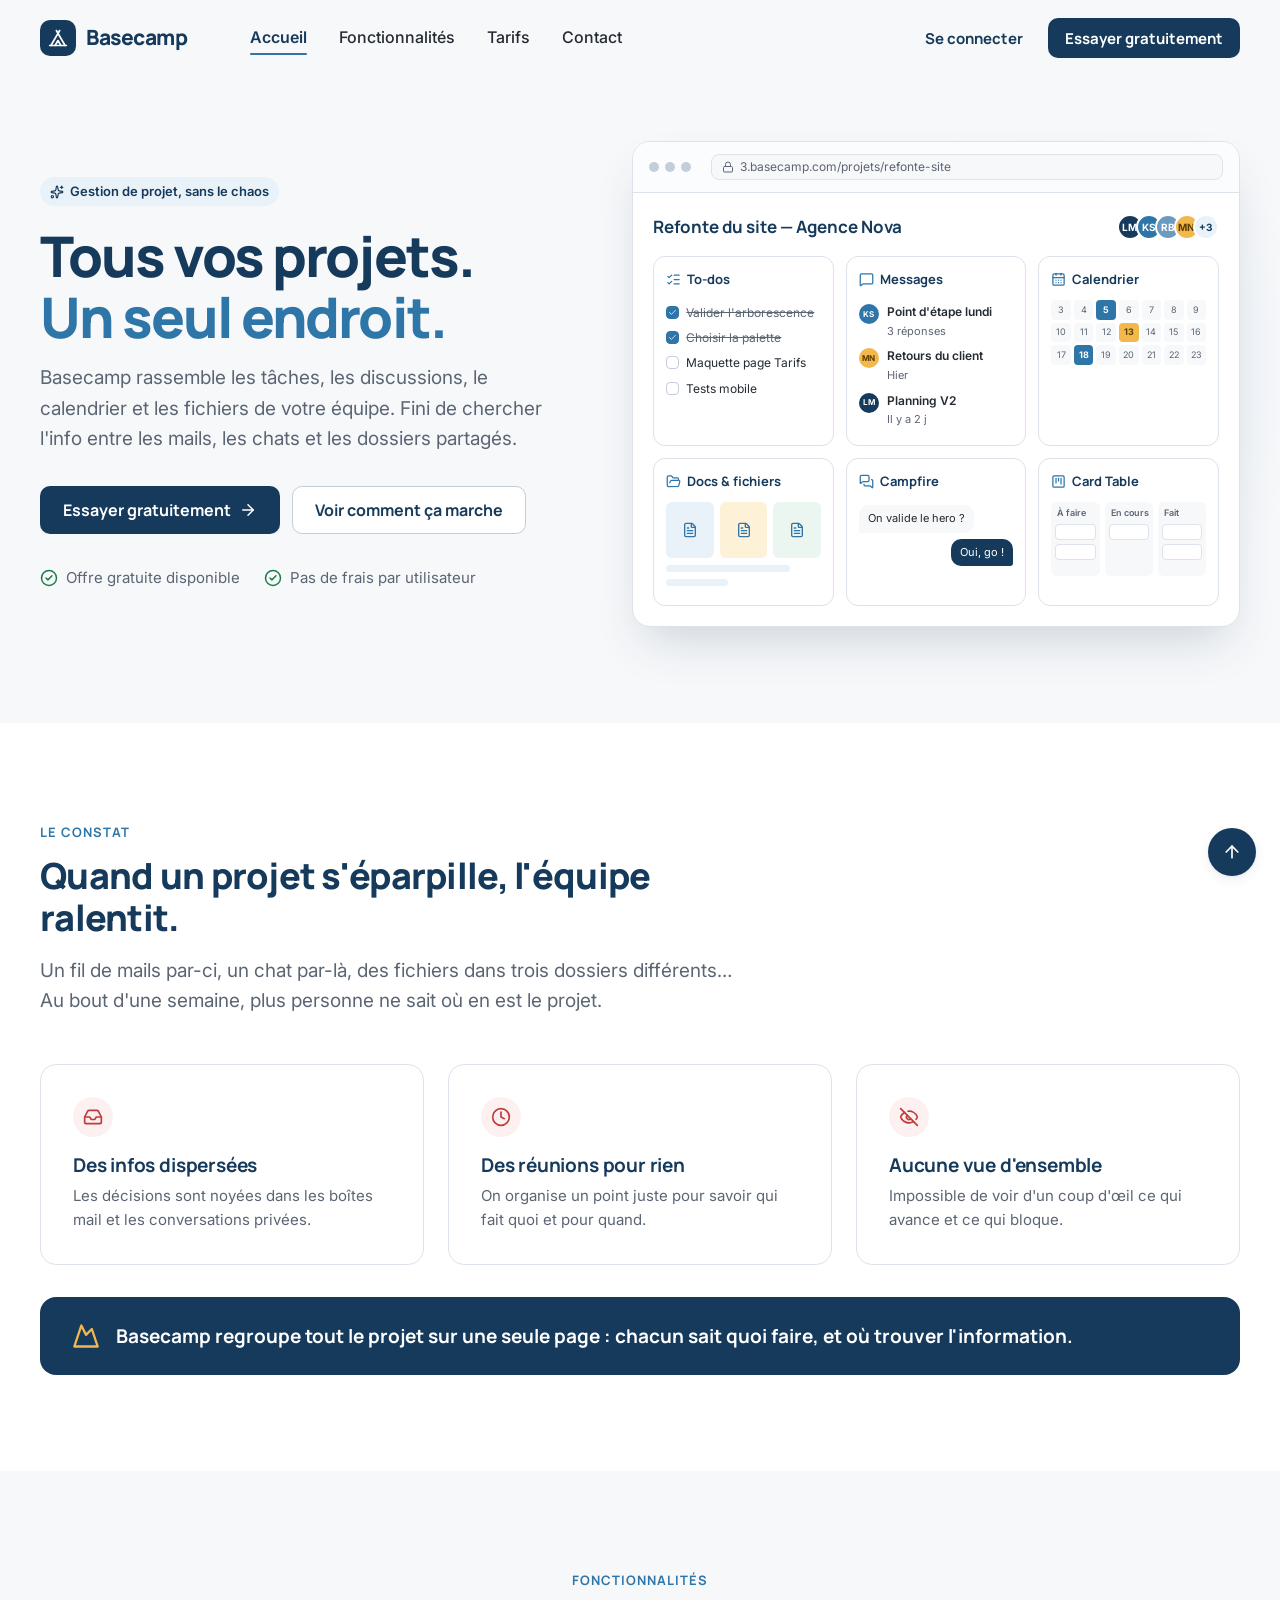
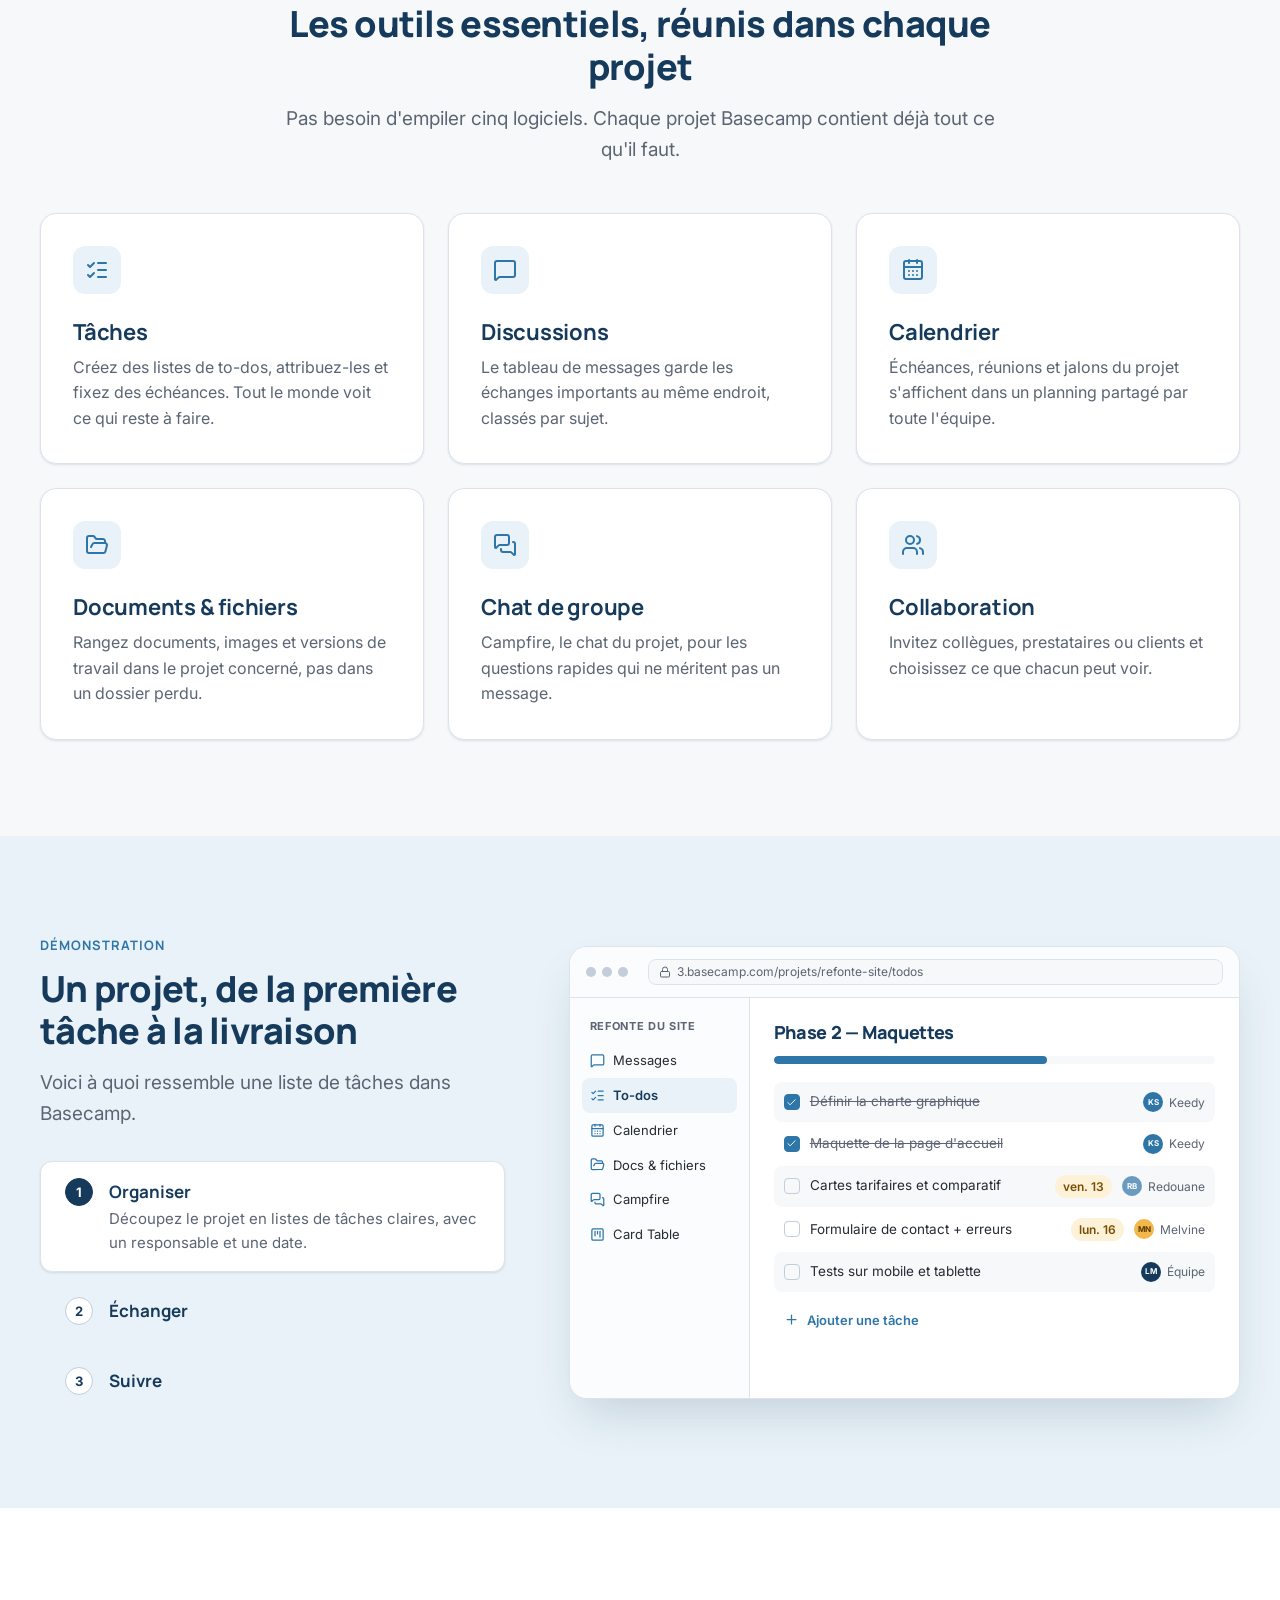
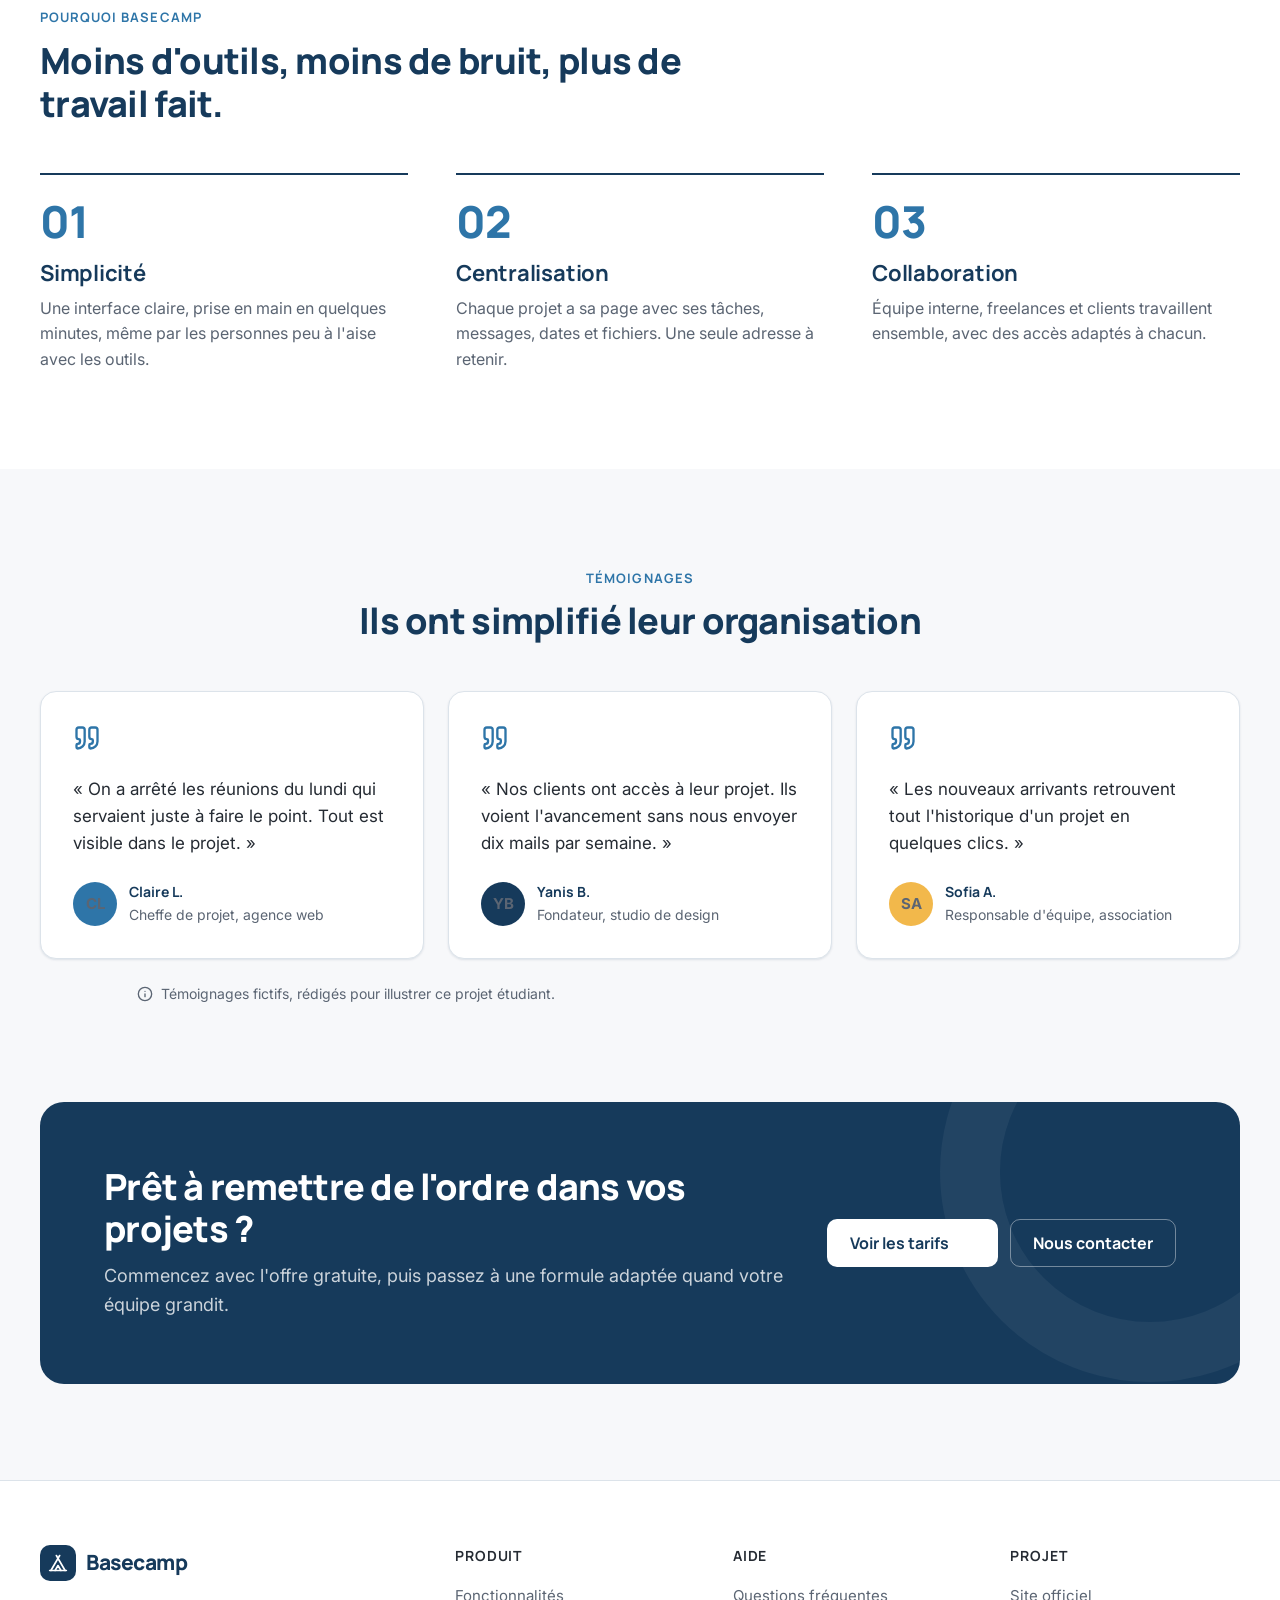
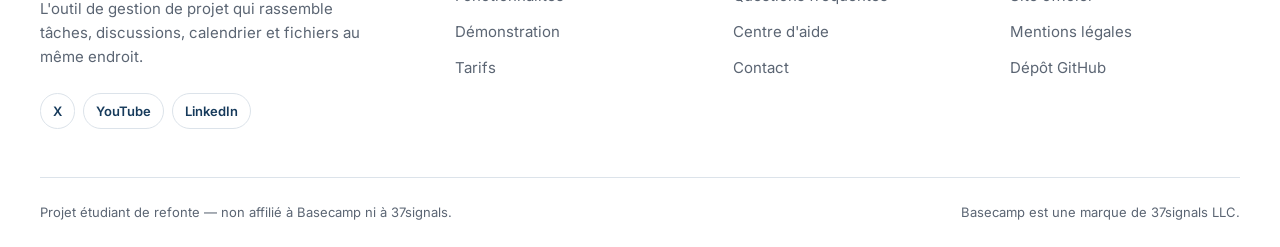
<file: index.html>
<!doctype html>
<html lang="fr">
  <head>
    <meta charset="utf-8" />
    <meta name="viewport" content="width=device-width, initial-scale=1" />
    <title>Basecamp — Tous vos projets au même endroit</title>
    <link rel="stylesheet" href="css/variables.css" />
    <link rel="stylesheet" href="css/maquette.css" />
  </head>
  <body>
    <a class="sr-only" href="#contenu">Aller au contenu</a>
    <header class="site-header" data-name="Header">
      <div class="container nav">
        <a class="logo" href="index.html" aria-label="Basecamp — accueil">
          <span class="logo-mark">
            <img
              class="ic"
              src="assets/icons/logo-basecamp.svg"
              alt="Logo Basecamp"
            />
          </span>
          Basecamp
        </a>
        <nav aria-label="Navigation principale">
          <ul class="nav-links">
            <li><a href="index.html" aria-current="page">Accueil</a></li>
            <li><a href="index.html#fonctionnalites">Fonctionnalités</a></li>
            <li><a href="tarifs.html">Tarifs</a></li>
            <li><a href="contact.html">Contact</a></li>
          </ul>
        </nav>
        <div class="nav-actions">
          <a class="btn btn--ghost btn--sm" href="https://basecamp.com/signin"
            >Se connecter</a
          >
          <a class="btn btn--primary btn--sm" href="tarifs.html"
            >Essayer gratuitement</a
          >
        </div>
        <button
          class="burger"
          aria-label="Ouvrir le menu"
          aria-expanded="false"
          aria-controls="menu-mobile"
        >
          <img src="assets/icons/menu.svg" alt="Menu" />
        </button>
      </div>
      <div class="mobile-menu" id="menu-mobile">
        <a class="m-link" href="index.html" aria-current="page">
          Accueil
          <img
            class="ic"
            src="assets/icons/arrow-right.svg"
            alt="arrow-right"
          />
        </a>
        <a class="m-link" href="index.html#fonctionnalites"
          >Fonctionnalités<img
            class="ic"
            src="assets/icons/arrow-right.svg"
            alt="arrow-right"
        /></a>
        <a class="m-link" href="tarifs.html"
          >Tarifs<img
            class="ic"
            src="assets/icons/arrow-right.svg"
            alt="arrow-right"
        /></a>
        <a class="m-link" href="contact.html"
          >Contact<img
            class="ic"
            src="assets/icons/arrow-right.svg"
            alt="arrow-right"
        /></a>
        <div class="m-actions">
          <a class="btn btn--primary btn--block" href="tarifs.html"
            >Essayer gratuitement</a
          >
          <a
            class="btn btn--secondary btn--block"
            href="https://basecamp.com/signin"
            >Se connecter</a
          >
        </div>
      </div>
    </header>
    <main id="contenu">
      <!-- ============ HERO ============ -->
      <section class="hero" data-name="Hero">
        <div class="container hero-grid">
          <div>
            <span class="badge badge--sky"
              ><img class="ic" src="assets/icons/sparkles.svg" alt="Étoiles" />
              Gestion de projet, sans le chaos</span
            >
            <h1 style="margin-top: 20px">
              Tous vos projets.<br /><em>Un seul endroit.</em>
            </h1>
            <p class="lead">
              Basecamp rassemble les tâches, les discussions, le calendrier et
              les fichiers de votre équipe. Fini de chercher l'info entre les
              mails, les chats et les dossiers partagés.
            </p>
            <div class="hero-ctas">
              <a class="btn btn--primary" href="tarifs.html"
                >Essayer gratuitement
                <img
                  class="ic"
                  src="assets/icons/arrow-right.svg"
                  alt="Logo Basecamp"
              /></a>
              <a class="btn btn--secondary" href="#demo"
                >Voir comment ça marche</a
              >
            </div>
            <ul class="hero-proof">
              <li>
                <img
                  class="ic"
                  src="assets/icons/circle-check.svg"
                  alt="circle check"
                />
                Offre gratuite disponible
              </li>
              <li>
                <img
                  class="ic"
                  src="assets/icons/circle-check.svg"
                  alt="circle check"
                />
                Pas de frais par utilisateur
              </li>
            </ul>
          </div>

          <div class="hero-visual" data-name="Illustration — tableau de bord">
            <div
              class="app"
              role="img"
              aria-label="Aperçu d'un projet Basecamp avec ses outils : tâches, messages, calendrier, fichiers, chat et tableau de cartes"
            >
              <div class="app-bar">
                <div class="app-dots">
                  <span></span><span></span><span></span>
                </div>
                <div class="app-url">
                  <img class="ic" src="assets/icons/lock.svg" alt="lock" />
                  3.basecamp.com/projets/refonte-site
                </div>
              </div>
              <div class="app-body">
                <div class="app-title">
                  <strong>Refonte du site — Agence Nova</strong>
                  <div class="avatars">
                    <span class="av av--1">LM</span
                    ><span class="av av--2">KS</span
                    ><span class="av av--3">RB</span
                    ><span class="av av--4">MN</span
                    ><span class="av av--more">+3</span>
                  </div>
                </div>
                <div class="app-grid">
                  <div class="tool">
                    <div class="tool-h">
                      <img
                        class="ic"
                        src="assets/icons/list-checks.svg"
                        alt="list-checks"
                      />
                      To-dos
                    </div>
                    <div class="todo done">
                      <i class="cb done"
                        ><img
                          class="ic"
                          src="assets/icons/check.svg"
                          alt="check" /></i
                      ><span>Valider l'arborescence</span>
                    </div>
                    <div class="todo done">
                      <i class="cb done"
                        ><img
                          class="ic"
                          src="assets/icons/check.svg"
                          alt="check" /></i
                      ><span>Choisir la palette</span>
                    </div>
                    <div class="todo">
                      <i class="cb"></i><span>Maquette page Tarifs</span>
                    </div>
                    <div class="todo">
                      <i class="cb"></i><span>Tests mobile</span>
                    </div>
                  </div>
                  <div class="tool">
                    <div class="tool-h">
                      <img
                        class="ic"
                        src="assets/icons/message-square.svg"
                        alt="message-square"
                      />
                      Messages
                    </div>
                    <div class="msg">
                      <span class="av av--2">KS</span>
                      <div><b>Point d'étape lundi</b><i>3 réponses</i></div>
                    </div>
                    <div class="msg">
                      <span class="av av--4">MN</span>
                      <div><b>Retours du client</b><i>Hier</i></div>
                    </div>
                    <div class="msg">
                      <span class="av av--1">LM</span>
                      <div><b>Planning V2</b><i>Il y a 2 j</i></div>
                    </div>
                  </div>
                  <div class="tool">
                    <div class="tool-h">
                      <img
                        class="ic"
                        src="assets/icons/calendar-days.svg"
                        alt="calendar-days"
                      />
                      Calendrier
                    </div>
                    <div class="cal">
                      <span>3</span><span>4</span><span class="ev">5</span
                      ><span>6</span><span>7</span><span>8</span><span>9</span>
                      <span>10</span><span>11</span><span>12</span
                      ><span class="ev2">13</span><span>14</span><span>15</span
                      ><span>16</span> <span>17</span><span class="ev">18</span
                      ><span>19</span><span>20</span><span>21</span
                      ><span>22</span><span>23</span>
                    </div>
                  </div>
                  <div class="tool">
                    <div class="tool-h">
                      <img
                        class="ic"
                        src="assets/icons/folder-open.svg"
                        alt="folder-open"
                      />
                      Docs &amp; fichiers
                    </div>
                    <div class="files">
                      <span class="file"
                        ><img
                          class="ic"
                          src="assets/icons/file-text.svg"
                          alt="file-text" /></span
                      ><span class="file f2"
                        ><img
                          class="ic"
                          src="assets/icons/file-text.svg"
                          alt="file-text" /></span
                      ><span class="file f3"
                        ><img
                          class="ic"
                          src="assets/icons/file-text.svg"
                          alt="file-text"
                      /></span>
                    </div>
                    <div class="bar-line w80"></div>
                    <div class="bar-line w40"></div>
                  </div>
                  <div class="tool">
                    <div class="tool-h">
                      <img
                        class="ic"
                        src="assets/icons/messages-square.svg"
                        alt="messages-square"
                      />
                      Campfire
                    </div>
                    <span class="chat-b">On valide le hero&nbsp;?</span>
                    <span class="chat-b me">Oui, go&nbsp;!</span>
                  </div>
                  <div class="tool">
                    <div class="tool-h">
                      <img
                        class="ic"
                        src="assets/icons/square-kanban.svg"
                        alt="square-kanban"
                      />
                      Card Table
                    </div>
                    <div class="kanban">
                      <div class="kcol">
                        <small>À faire</small><i class="kcard"></i
                        ><i class="kcard"></i>
                      </div>
                      <div class="kcol">
                        <small>En cours</small><i class="kcard"></i>
                      </div>
                      <div class="kcol">
                        <small>Fait</small><i class="kcard"></i
                        ><i class="kcard"></i>
                      </div>
                    </div>
                  </div>
                </div>
              </div>
            </div>
          </div>
        </div>
      </section>

      <!-- ============ PRÉSENTATION / PROBLÈMES ============ -->
      <section class="section section--white" data-name="Présentation">
        <div class="container">
          <div class="section-head">
            <span class="eyebrow">Le constat</span>
            <h2>Quand un projet s'éparpille, l'équipe ralentit.</h2>
            <p class="lead">
              Un fil de mails par-ci, un chat par-là, des fichiers dans trois
              dossiers différents… Au bout d'une semaine, plus personne ne sait
              où en est le projet.
            </p>
          </div>
          <div class="problems">
            <article class="problem">
              <div class="ic-x">
                <img class="ic" src="assets/icons/inbox.svg" alt="inbox" />
              </div>
              <h3>Des infos dispersées</h3>
              <p>
                Les décisions sont noyées dans les boîtes mail et les
                conversations privées.
              </p>
            </article>
            <article class="problem">
              <div class="ic-x">
                <img class="ic" src="assets/icons/clock.svg" alt="clock" />
              </div>
              <h3>Des réunions pour rien</h3>
              <p>
                On organise un point juste pour savoir qui fait quoi et pour
                quand.
              </p>
            </article>
            <article class="problem">
              <div class="ic-x">
                <img class="ic" src="assets/icons/eye-off.svg" alt="eye-off" />
              </div>
              <h3>Aucune vue d'ensemble</h3>
              <p>
                Impossible de voir d'un coup d'œil ce qui avance et ce qui
                bloque.
              </p>
            </article>
          </div>
          <div class="solution-strip">
            <img class="ic" src="assets/icons/mountain.svg" alt="mountain" />
            <p>
              Basecamp regroupe tout le projet sur une seule page&nbsp;: chacun
              sait quoi faire, et où trouver l'information.
            </p>
          </div>
        </div>
      </section>

      <!-- ============ FONCTIONNALITÉS ============ -->
      <section class="section" id="fonctionnalites" data-name="Fonctionnalités">
        <div class="container">
          <div class="section-head section-head--center">
            <span class="eyebrow">Fonctionnalités</span>
            <h2>Les outils essentiels, réunis dans chaque projet</h2>
            <p class="lead">
              Pas besoin d'empiler cinq logiciels. Chaque projet Basecamp
              contient déjà tout ce qu'il faut.
            </p>
          </div>
          <div class="features">
            <article class="card card--hover feature">
              <div class="icon-tile">
                <img
                  class="ic"
                  src="assets/icons/list-checks.svg"
                  alt="list-checks"
                />
              </div>
              <h3>Tâches</h3>
              <p>
                Créez des listes de to-dos, attribuez-les et fixez des
                échéances. Tout le monde voit ce qui reste à faire.
              </p>
            </article>
            <article class="card card--hover feature">
              <div class="icon-tile">
                <img
                  class="ic"
                  src="assets/icons/message-square.svg"
                  alt="message-square"
                />
              </div>
              <h3>Discussions</h3>
              <p>
                Le tableau de messages garde les échanges importants au même
                endroit, classés par sujet.
              </p>
            </article>
            <article class="card card--hover feature">
              <div class="icon-tile">
                <img
                  class="ic"
                  src="assets/icons/calendar-days.svg"
                  alt="calendar-days"
                />
              </div>
              <h3>Calendrier</h3>
              <p>
                Échéances, réunions et jalons du projet s'affichent dans un
                planning partagé par toute l'équipe.
              </p>
            </article>
            <article class="card card--hover feature">
              <div class="icon-tile">
                <img
                  class="ic"
                  src="assets/icons/folder-open.svg"
                  alt="folder-open"
                />
              </div>
              <h3>Documents &amp; fichiers</h3>
              <p>
                Rangez documents, images et versions de travail dans le projet
                concerné, pas dans un dossier perdu.
              </p>
            </article>
            <article class="card card--hover feature">
              <div class="icon-tile">
                <img
                  class="ic"
                  src="assets/icons/messages-square.svg"
                  alt="messages-square"
                />
              </div>
              <h3>Chat de groupe</h3>
              <p>
                Campfire, le chat du projet, pour les questions rapides qui ne
                méritent pas un message.
              </p>
            </article>
            <article class="card card--hover feature">
              <div class="icon-tile">
                <img class="ic" src="assets/icons/users.svg" alt="users" />
              </div>
              <h3>Collaboration</h3>
              <p>
                Invitez collègues, prestataires ou clients et choisissez ce que
                chacun peut voir.
              </p>
            </article>
          </div>
        </div>
      </section>

      <!-- ============ DÉMONSTRATION ============ -->
      <section class="section section--sky" id="demo" data-name="Démonstration">
        <div class="container demo-grid">
          <div>
            <span class="eyebrow">Démonstration</span>
            <h2>Un projet, de la première tâche à la livraison</h2>
            <p class="lead">
              Voici à quoi ressemble une liste de tâches dans Basecamp.
            </p>
            <div
              class="demo-tabs"
              role="tablist"
              aria-label="Étapes de la démonstration"
            >
              <button class="demo-tab" role="tab" aria-selected="true">
                <span class="num">1</span
                ><span
                  ><b>Organiser</b
                  ><span class="d"
                    >Découpez le projet en listes de tâches claires, avec un
                    responsable et une date.</span
                  ></span
                >
              </button>
              <button class="demo-tab" role="tab" aria-selected="false">
                <span class="num">2</span
                ><span
                  ><b>Échanger</b
                  ><span class="d"
                    >Commentez directement sur une tâche&nbsp;: la discussion
                    reste attachée au bon sujet.</span
                  ></span
                >
              </button>
              <button class="demo-tab" role="tab" aria-selected="false">
                <span class="num">3</span
                ><span
                  ><b>Suivre</b
                  ><span class="d"
                    >Visualisez l'avancement et repérez tout de suite ce qui
                    bloque.</span
                  ></span
                >
              </button>
            </div>
          </div>
          <div
            class="app app--demo"
            data-name="Illustration — liste de tâches"
            role="img"
            aria-label="Aperçu d'une liste de tâches avec avancement de 62 %"
          >
            <div class="app-bar">
              <div class="app-dots">
                <span></span><span></span><span></span>
              </div>
              <div class="app-url">
                <img class="ic" src="assets/icons/lock.svg" alt="lock" />
                3.basecamp.com/projets/refonte-site/todos
              </div>
            </div>
            <div class="app-split">
              <aside class="app-side">
                <div class="s-h">Refonte du site</div>
                <a
                  ><img
                    class="ic"
                    src="assets/icons/message-square.svg"
                    alt="message-square"
                  />
                  Messages</a
                >
                <a class="on"
                  ><img
                    class="ic"
                    src="assets/icons/list-checks.svg"
                    alt="list-checks"
                  />
                  To-dos</a
                >
                <a
                  ><img
                    class="ic"
                    src="assets/icons/calendar-days.svg"
                    alt="calendar-days"
                  />
                  Calendrier</a
                >
                <a
                  ><img
                    class="ic"
                    src="assets/icons/folder-open.svg"
                    alt="folder-open"
                  />
                  Docs &amp; fichiers</a
                >
                <a
                  ><img
                    class="ic"
                    src="assets/icons/messages-square.svg"
                    alt="messages-square"
                  />
                  Campfire</a
                >
                <a
                  ><img
                    class="ic"
                    src="assets/icons/square-kanban.svg"
                    alt="square-kanban"
                  />
                  Card Table</a
                >
              </aside>
              <div class="app-main">
                <h4>Phase 2 — Maquettes</h4>
                <div class="progress"><span></span></div>
                <div class="tlist">
                  <div class="trow done">
                    <i class="cb done"
                      ><img
                        class="ic"
                        src="assets/icons/check.svg"
                        alt="check" /></i
                    ><span class="t">Définir la charte graphique</span
                    ><span class="who"
                      ><span class="av av--2">KS</span><span>Keedy</span></span
                    >
                  </div>
                  <div class="trow done">
                    <i class="cb done"
                      ><img
                        class="ic"
                        src="assets/icons/check.svg"
                        alt="check" /></i
                    ><span class="t">Maquette de la page d'accueil</span
                    ><span class="who"
                      ><span class="av av--2">KS</span><span>Keedy</span></span
                    >
                  </div>
                  <div class="trow">
                    <i class="cb"></i
                    ><span class="t">Cartes tarifaires et comparatif</span
                    ><span class="due">ven. 13</span
                    ><span class="who"
                      ><span class="av av--3">RB</span
                      ><span>Redouane</span></span
                    >
                  </div>
                  <div class="trow">
                    <i class="cb"></i
                    ><span class="t">Formulaire de contact + erreurs</span
                    ><span class="due">lun. 16</span
                    ><span class="who"
                      ><span class="av av--4">MN</span
                      ><span>Melvine</span></span
                    >
                  </div>
                  <div class="trow">
                    <i class="cb"></i
                    ><span class="t">Tests sur mobile et tablette</span
                    ><span class="who"
                      ><span class="av av--1">LM</span><span>Équipe</span></span
                    >
                  </div>
                </div>
                <div class="add-row">
                  <img class="ic" src="assets/icons/plus.svg" alt="plus" />
                  Ajouter une tâche
                </div>
              </div>
            </div>
          </div>
        </div>
      </section>

      <!-- ============ AVANTAGES ============ -->
      <section class="section section--white" data-name="Avantages">
        <div class="container">
          <div class="section-head">
            <span class="eyebrow">Pourquoi Basecamp</span>
            <h2>Moins d'outils, moins de bruit, plus de travail fait.</h2>
          </div>
          <div class="benefits">
            <div class="benefit">
              <div class="k">01</div>
              <h3>Simplicité</h3>
              <p>
                Une interface claire, prise en main en quelques minutes, même
                par les personnes peu à l'aise avec les outils.
              </p>
            </div>
            <div class="benefit">
              <div class="k">02</div>
              <h3>Centralisation</h3>
              <p>
                Chaque projet a sa page avec ses tâches, messages, dates et
                fichiers. Une seule adresse à retenir.
              </p>
            </div>
            <div class="benefit">
              <div class="k">03</div>
              <h3>Collaboration</h3>
              <p>
                Équipe interne, freelances et clients travaillent ensemble, avec
                des accès adaptés à chacun.
              </p>
            </div>
          </div>
        </div>
      </section>

      <!-- ============ TÉMOIGNAGES ============ -->
      <section class="section" data-name="Témoignages">
        <div class="container">
          <div class="section-head section-head--center">
            <span class="eyebrow">Témoignages</span>
            <h2>Ils ont simplifié leur organisation</h2>
          </div>
          <div class="testimonials">
            <figure class="card quote-card">
              <img class="ic q" src="assets/icons/quote.svg" alt="quote" />
              <blockquote>
                «&nbsp;On a arrêté les réunions du lundi qui servaient juste à
                faire le point. Tout est visible dans le projet.&nbsp;»
              </blockquote>
              <figcaption>
                <span class="av av--2">CL</span
                ><span
                  ><b>Claire L.</b
                  ><span>Cheffe de projet, agence web</span></span
                >
              </figcaption>
            </figure>
            <figure class="card quote-card">
              <img class="ic q" src="assets/icons/quote.svg" alt="quote" />
              <blockquote>
                «&nbsp;Nos clients ont accès à leur projet. Ils voient
                l'avancement sans nous envoyer dix mails par semaine.&nbsp;»
              </blockquote>
              <figcaption>
                <span class="av av--1">YB</span
                ><span
                  ><b>Yanis B.</b><span>Fondateur, studio de design</span></span
                >
              </figcaption>
            </figure>
            <figure class="card quote-card">
              <img class="ic q" src="assets/icons/quote.svg" alt="quote" />
              <blockquote>
                «&nbsp;Les nouveaux arrivants retrouvent tout l'historique d'un
                projet en quelques clics.&nbsp;»
              </blockquote>
              <figcaption>
                <span class="av av--4">SA</span
                ><span
                  ><b>Sofia A.</b
                  ><span>Responsable d'équipe, association</span></span
                >
              </figcaption>
            </figure>
          </div>
          <p class="fiction-note">
            <img class="ic" src="assets/icons/info.svg" alt="info" />
            Témoignages fictifs, rédigés pour illustrer ce projet étudiant.
          </p>
        </div>
      </section>

      <!-- ============ CTA ============ -->
      <section class="section" style="padding-top: 0" data-name="CTA">
        <div class="container">
          <div class="cta-band">
            <div>
              <h2>Prêt à remettre de l'ordre dans vos projets&nbsp;?</h2>
              <p>
                Commencez avec l'offre gratuite, puis passez à une formule
                adaptée quand votre équipe grandit.
              </p>
            </div>
            <div class="actions">
              <a class="btn btn--light" href="tarifs.html"
                >Voir les tarifs
                <img
                  class="ic"
                  src="assets/icons/arrow-right.svg"
                  alt="Logo Basecamp"
              /></a>
              <a class="btn btn--outline-light" href="contact.html"
                >Nous contacter</a
              >
            </div>
          </div>
        </div>
      </section>
    </main>

    <footer class="site-footer" data-name="Footer">
      <div class="container">
        <div class="footer-grid">
          <div>
            <a class="logo" href="index.html"
              ><span class="logo-mark"
                ><img
                  class="ic"
                  src="assets/icons/logo-basecamp.svg"
                  alt="logo-basecamp" /></span
              >Basecamp</a
            >
            <p>
              L'outil de gestion de projet qui rassemble tâches, discussions,
              calendrier et fichiers au même endroit.
            </p>
            <div class="socials">
              <a href="https://x.com/basecamp">X</a>
              <a href="https://www.youtube.com/@basecamp">YouTube</a>
              <a href="https://www.linkedin.com/company/37signals">LinkedIn</a>
            </div>
          </div>
          <div class="footer-col">
            <h4>Produit</h4>
            <ul>
              <li><a href="index.html#fonctionnalites">Fonctionnalités</a></li>
              <li><a href="index.html#demo">Démonstration</a></li>
              <li><a href="tarifs.html">Tarifs</a></li>
            </ul>
          </div>
          <div class="footer-col">
            <h4>Aide</h4>
            <ul>
              <li>
                <a href="https://basecamp.com/support">Questions fréquentes</a>
              </li>
              <li><a href="https://basecamp.com/help">Centre d'aide</a></li>
              <li><a href="contact.html">Contact</a></li>
            </ul>
          </div>
          <div class="footer-col">
            <h4>Projet</h4>
            <ul>
              <li><a href="https://basecamp.com/">Site officiel</a></li>
              <li>
                <a href="https://37signals.com/policies">Mentions légales</a>
              </li>
              <li>
                <a href="https://github.com/Tdrakenx/basecamp-redesign"
                  >Dépôt GitHub</a
                >
              </li>
            </ul>
          </div>
        </div>
        <div class="footer-bottom">
          <span
            >Projet étudiant de refonte — non affilié à Basecamp ni à
            37signals.</span
          >
          <span>Basecamp est une marque de 37signals LLC.</span>
        </div>
      </div>
    </footer>
    <a class="to-top" href="#" aria-label="Revenir en haut de la page"
      ><img class="ic" src="assets/icons/arrow-up.svg" alt="arrow-up"
    /></a>
  </body>
</html>
</file>
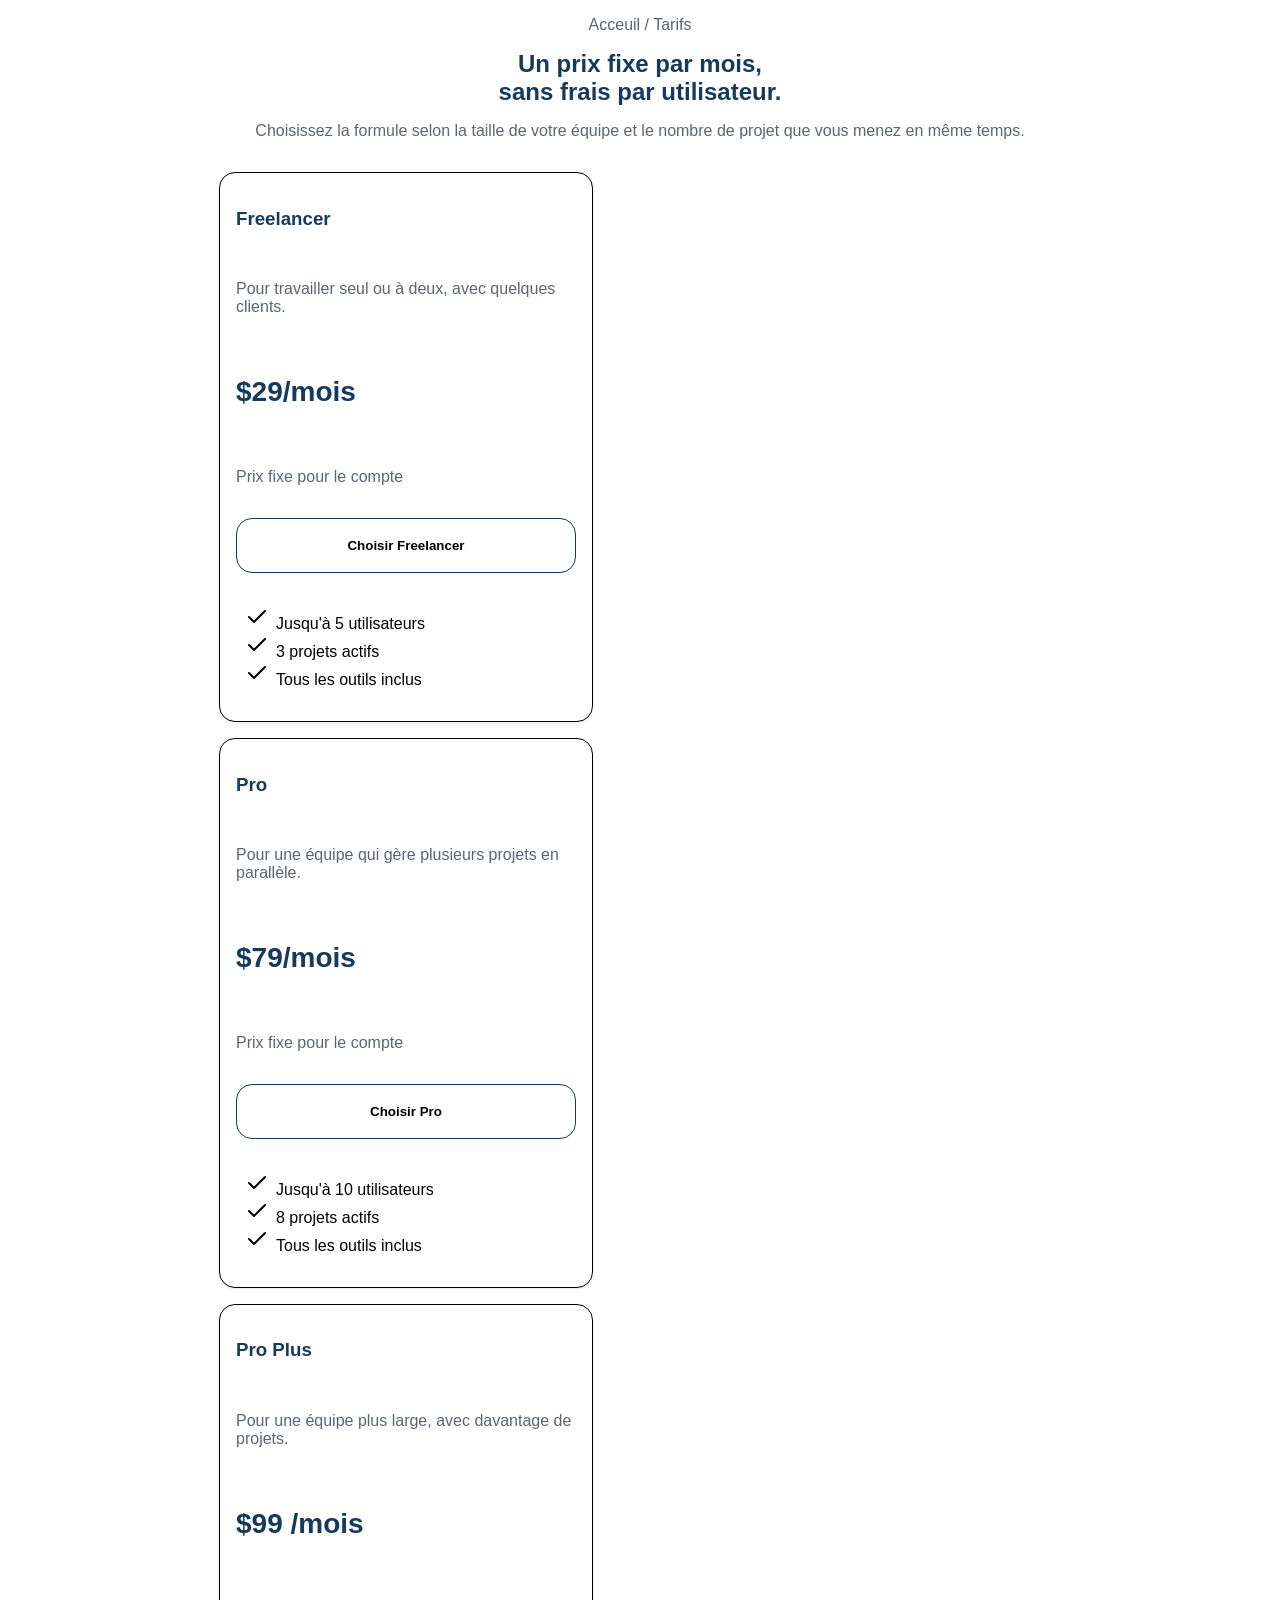
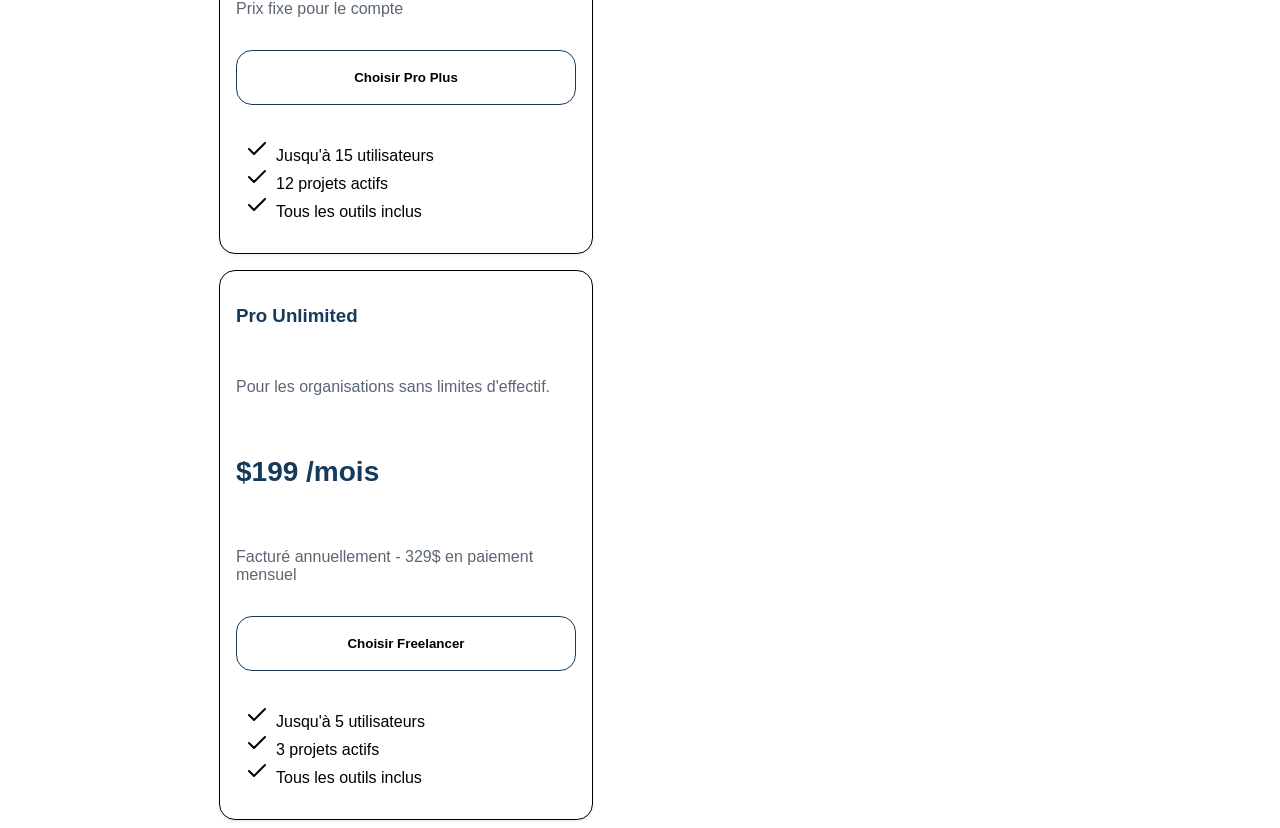
<file: tarifs.html>
<!doctype html>
<html lang="fr">
  <head>
    <meta charset="UTF-8" />
    <meta name="viewport" content="width=device-width, initial-scale=1.0" />
    <title>Tarifs</title>
    <link rel="stylesheet" href="css/tarifs.css" />
  </head>
  <body>
    <header></header>
    <section class="acceuil_tarif">
      <div>
        <p>Acceuil / Tarifs</p>
        <h1>Un prix fixe par mois,<br />sans frais par utilisateur.</h1>
        <p>
          Choisissez la formule selon la taille de votre équipe et le nombre de
          projet que vous menez en même temps.
        </p>
      </div>
    </section>
    <section class="carte_tarif">
      <div>
        <h3>Freelancer</h3>
        <p>Pour travailler seul ou à deux, avec quelques clients.</p>
        <p class="prix_tarif">$29/mois</p>
        <p>Prix fixe pour le compte</p>
        <button><h4>Choisir Freelancer</h4></button>
        <ul>
          <li>Jusqu'à 5 utilisateurs</li>
          <li>3 projets actifs</li>
          <li>Tous les outils inclus</li>
        </ul>
      </div>
      <div>
        <h3>Pro</h3>
        <p>Pour une équipe qui gère plusieurs projets en parallèle.</p>
        <p class="prix_tarif">$79/mois</p>
        <p>Prix fixe pour le compte</p>
        <button><h4>Choisir Pro</h4></button>
        <ul>
          <li>Jusqu'à 10 utilisateurs</li>
          <li>8 projets actifs</li>
          <li>Tous les outils inclus</li>
        </ul>
      </div>
      <div>
        <h3>Pro Plus</h3>
        <p>Pour une équipe plus large, avec davantage de projets.</p>
        <p class="prix_tarif">$99 /mois</p>
        <p>Prix fixe pour le compte</p>
        <button><h4>Choisir Pro Plus</h4></button>
        <ul>
          <li>Jusqu'à 15 utilisateurs</li>
          <li>12 projets actifs</li>
          <li>Tous les outils inclus</li>
        </ul>
      </div>
      <div>
        <h3>Pro Unlimited</h3>
        <p>Pour les organisations sans limites d'effectif.</p>
        <p class="prix_tarif">$199 /mois</p>
        <p>Facturé annuellement - 329$ en paiement mensuel</p>
        <button><h4>Choisir Freelancer</h4></button>
        <ul>
          <li>Jusqu'à 5 utilisateurs</li>
          <li>3 projets actifs</li>
          <li>Tous les outils inclus</li>
        </ul>
      </div>
    </section>
    <footer></footer>
  </body>
</html>
</file>
<file: css/variables.css>
/* =========================================================
   Basecamp Redesign — Design tokens
   Source de vérité pour les couleurs, typos, espacements.
   ========================================================= */

@font-face {
  font-family: "Manrope";
  src: url("../assets/fonts/Manrope-Variable.ttf") format("truetype");
  font-weight: 200 800;
  font-display: swap;
}
@font-face {
  font-family: "Inter";
  src: url("../assets/fonts/Inter-Variable.ttf") format("truetype");
  font-weight: 100 900;
  font-display: swap;
}

:root {
  /* --- Palette (cahier des charges §4.1) --- */
  --c-navy: #163a5b; /* Bleu foncé : titres, boutons principaux */
  --c-blue: #2e75a8; /* Bleu moyen : liens, accents, interactifs */
  --c-sky: #e9f2f8; /* Bleu très clair : fonds de sections */
  --c-bg: #f7f8fa; /* Gris très clair : fond général */
  --c-ink: #252b33; /* Gris foncé : texte principal */

  /* --- Dérivées (teintes calculées à partir de la palette) --- */
  --c-navy-hover: #0f2c47;
  --c-white: #ffffff;
  --c-muted: #5b6573; /* texte secondaire (contraste 5.9:1 sur blanc) */
  --c-line: #dce3ea; /* bordures */
  --c-line-strong: #c3ceda;

  /* --- Sémantiques --- */
  --c-error: #c23a3a;
  --c-error-bg: #fdf0f0;
  --c-success: #1f7a4d;

  /* --- Accent chaleureux (proposition, usage très limité : illustrations, badge) --- */
  --c-warm: #f2b84b;

  /* --- Typographie --- */
  --font-title: "Manrope", "Segoe UI", system-ui, -apple-system, sans-serif;
  --font-text: "Inter", "Segoe UI", system-ui, -apple-system, sans-serif;

  --fs-display: 56px;
  --lh-display: 1.08; /* H1 hero */
  --fs-h1: 44px;
  --lh-h1: 1.12; /* H1 pages internes */
  --fs-h2: 36px;
  --lh-h2: 1.18;
  --fs-h3: 22px;
  --lh-h3: 1.3;
  --fs-lead: 19px;
  --lh-lead: 1.6;
  --fs-body: 16px;
  --lh-body: 1.6;

  /* --- Espacements (base 4) --- */
  --sp-1: 4px;
  --sp-2: 8px;
  --sp-3: 12px;
  --sp-4: 16px;
  --sp-5: 24px;
  --sp-6: 32px;
  --sp-7: 48px;
  --sp-8: 64px;
  --sp-9: 96px;

  --section-y: 96px;
  --container: 1200px;
  --gutter: 24px;

  /* --- Formes --- */
  --r-btn: 10px;
  --r-card: 16px;
  --r-pill: 999px;

  --shadow-sm:
    0 1px 2px rgba(22, 58, 91, 0.06), 0 1px 3px rgba(22, 58, 91, 0.06);
  --shadow-md:
    0 4px 12px rgba(22, 58, 91, 0.08), 0 1px 3px rgba(22, 58, 91, 0.06);
  --shadow-lg: 0 24px 48px -12px rgba(22, 58, 91, 0.18);
  --focus-ring: 0 0 0 3px rgba(46, 117, 168, 0.35);

  /* --- Animation --- */
  --t-fast: 150ms ease;
  --t-base: 250ms ease;
}

@media (max-width: 1023px) {
  :root {
    --fs-display: 44px;
    --fs-h1: 38px;
    --fs-h2: 30px;
    --section-y: 72px;
  }
}
@media (max-width: 767px) {
  :root {
    --fs-display: 34px;
    --fs-h1: 30px;
    --fs-h2: 26px;
    --fs-h3: 20px;
    --fs-lead: 17px;
    --section-y: 56px;
    --gutter: 20px;
  }
}
</file>
<file: css/maquette.css>
/* =========================================================
   Basecamp Redesign — Maquette
   Reset · Global · Composants · Sections · Responsive
   ========================================================= */

/* ---------- Reset ---------- */

*,
*::before,
*::after {
  box-sizing: border-box;
}

* {
  margin: 0;
}

html {
  -webkit-text-size-adjust: 100%;
}

body {
  min-height: 100vh;
}

img {
  display: block;
  max-width: 100%;
}

button {
  font: inherit;
  color: inherit;
  cursor: pointer;
  background: none;
  border: 0;
}

a {
  color: inherit;
  text-decoration: none;
}

ul {
  padding: 0;
  list-style: none;
}

/* ---------- Global ---------- */

body {
  font-family: var(--font-text);
  font-size: var(--fs-body);
  line-height: var(--lh-body);
  color: var(--c-ink);
  background: var(--c-bg);
  -webkit-font-smoothing: antialiased;
}

h1,
h2,
h3,
h4 {
  font-family: var(--font-title);
  color: var(--c-navy);
  font-weight: 800;
  letter-spacing: -0.02em;
}

h1 {
  font-size: var(--fs-h1);
  line-height: var(--lh-h1);
}

h2 {
  font-size: var(--fs-h2);
  line-height: var(--lh-h2);
}

h3 {
  font-size: var(--fs-h3);
  line-height: var(--lh-h3);
  font-weight: 700;
  letter-spacing: -0.01em;
}

p {
  max-width: 68ch;
}

.container {
  width: 100%;
  max-width: calc(var(--container) + 2 * var(--gutter));
  margin-inline: auto;
  padding-inline: var(--gutter);
}

.section {
  padding-block: var(--section-y);
}

.section--sky {
  background: var(--c-sky);
}

.section--white {
  background: var(--c-white);
}

.section-head {
  max-width: 720px;
  margin-bottom: var(--sp-7);
}

.section-head--center {
  margin-inline: auto;
  text-align: center;
}

.section-head--center p {
  margin-inline: auto;
}

.eyebrow {
  display: inline-block;
  font-family: var(--font-title);
  font-weight: 700;
  font-size: 13px;
  letter-spacing: 0.08em;
  text-transform: uppercase;
  color: var(--c-blue);
  margin-bottom: var(--sp-3);
}

.lead {
  font-size: var(--fs-lead);
  line-height: var(--lh-lead);
  color: var(--c-muted);
  margin-top: var(--sp-4);
}

.ic {
  width: 20px;
  height: 20px;
  flex-shrink: 0;
}

.sr-only {
  position: absolute;
  width: 1px;
  height: 1px;
  overflow: hidden;
  clip: rect(0 0 0 0);
  white-space: nowrap;
}

/* ---------- Boutons ---------- */

.btn {
  display: inline-flex;
  align-items: center;
  justify-content: center;
  gap: var(--sp-2);
  min-height: 48px;
  padding: 0 22px;
  border-radius: var(--r-btn);
  font-family: var(--font-title);
  font-weight: 700;
  font-size: 16px;
  line-height: 1;
  border: 1.5px solid transparent;
  white-space: nowrap;
  transition:
    background var(--t-fast),
    color var(--t-fast),
    border-color var(--t-fast),
    box-shadow var(--t-fast),
    transform var(--t-fast);
}

.btn .ic {
  width: 18px;
  height: 18px;
}

.btn--primary {
  background: var(--c-navy);
  color: var(--c-white);
}

.btn--primary:hover {
  background: var(--c-navy-hover);
}

.btn--secondary {
  background: var(--c-white);
  color: var(--c-navy);
  border-color: var(--c-line-strong);
}

.btn--secondary:hover {
  border-color: var(--c-navy);
}

.btn--ghost {
  color: var(--c-navy);
  padding-inline: 14px;
}

.btn--ghost:hover {
  background: var(--c-sky);
}

.btn--light {
  background: var(--c-white);
  color: var(--c-navy);
}

.btn--light:hover {
  background: var(--c-sky);
}

.btn:focus-visible {
  outline: none;
  box-shadow: var(--focus-ring);
}

.btn:active {
  transform: translateY(1px);
}

.btn[disabled] {
  opacity: 0.45;
  pointer-events: none;
}

.btn--sm {
  min-height: 40px;
  padding: 0 16px;
  font-size: 15px;
}

.btn--block {
  width: 100%;
}

/* ---------- Badges ---------- */

.badge {
  display: inline-flex;
  align-items: center;
  gap: 6px;
  padding: 4px 10px;
  border-radius: var(--r-pill);
  font-size: 13px;
  font-weight: 600;
}

.badge--sky {
  background: var(--c-sky);
  color: var(--c-navy);
}

.badge .ic {
  width: 14px;
  height: 14px;
}

/* ---------- Cartes ---------- */

.card {
  background: var(--c-white);
  border: 1px solid var(--c-line);
  border-radius: var(--r-card);
  padding: var(--sp-6);
  box-shadow: var(--shadow-sm);
  transition:
    box-shadow var(--t-base),
    transform var(--t-base),
    border-color var(--t-base);
}

.card--hover:hover {
  box-shadow: var(--shadow-md);
  transform: translateY(-2px);
  border-color: var(--c-line-strong);
}

.icon-tile {
  width: 48px;
  height: 48px;
  border-radius: 12px;
  display: grid;
  place-items: center;
  background: var(--c-sky);
  color: var(--c-blue);
  margin-bottom: var(--sp-5);
}

.icon-tile .ic {
  width: 24px;
  height: 24px;
}

.card h3 {
  margin-bottom: var(--sp-2);
}

.card p {
  color: var(--c-muted);
}

/* ---------- Header ---------- */

.site-header {
  position: sticky;
  top: 0;
  z-index: 50;
  background: rgba(247, 248, 250, 0.88);
  backdrop-filter: saturate(160%) blur(12px);
  border-bottom: 1px solid transparent;
}

.site-header.is-scrolled {
  border-bottom-color: var(--c-line);
  background: rgba(255, 255, 255, 0.92);
}

.nav {
  display: flex;
  align-items: center;
  gap: var(--sp-6);
  height: 76px;
}

.logo {
  display: inline-flex;
  align-items: center;
  gap: 10px;
  font-family: var(--font-title);
  font-weight: 800;
  font-size: 21px;
  color: var(--c-navy);
  letter-spacing: -0.02em;
}

.logo-mark {
  width: 36px;
  height: 36px;
  border-radius: 10px;
  background: var(--c-navy);
  color: var(--c-white);
  display: grid;
  place-items: center;
}

.logo-mark .ic {
  width: 20px;
  height: 20px;
}

.nav-links {
  display: flex;
  gap: var(--sp-1);
  margin-left: var(--sp-4);
}

.nav-links a {
  position: relative;
  padding: 10px 14px;
  border-radius: 8px;
  font-weight: 500;
  color: var(--c-ink);
  transition:
    background var(--t-fast),
    color var(--t-fast);
}

.nav-links a:hover {
  background: var(--c-sky);
  color: var(--c-navy);
}

.nav-links a[aria-current="page"] {
  color: var(--c-navy);
  font-weight: 600;
}

.nav-links a[aria-current="page"]::after {
  content: "";
  position: absolute;
  left: 14px;
  right: 14px;
  bottom: 2px;
  height: 2px;
  border-radius: 2px;
  background: var(--c-blue);
}

.nav-actions {
  display: flex;
  gap: var(--sp-2);
  margin-left: auto;
  align-items: center;
}

.burger {
  display: none;
  width: 48px;
  height: 48px;
  border-radius: 10px;
  place-items: center;
  color: var(--c-navy);
  margin-left: auto;
}

.burger:hover {
  background: var(--c-sky);
}

.burger .ic {
  width: 26px;
  height: 26px;
}

/* Menu mobile (panneau) */

.mobile-menu {
  display: none;
}

.mobile-menu.is-open {
  display: block;
  position: absolute;
  inset: 76px 0 auto 0;
  background: var(--c-white);
  border-top: 1px solid var(--c-line);
  border-bottom: 1px solid var(--c-line);
  box-shadow: var(--shadow-lg);
  padding: var(--sp-4) var(--gutter) var(--sp-5);
}

.mobile-menu a.m-link {
  display: flex;
  align-items: center;
  justify-content: space-between;
  min-height: 56px;
  padding: 0 var(--sp-2);
  font-family: var(--font-title);
  font-weight: 700;
  font-size: 18px;
  color: var(--c-navy);
  border-bottom: 1px solid var(--c-line);
}

.mobile-menu a.m-link[aria-current="page"] {
  color: var(--c-blue);
}

.mobile-menu .m-actions {
  display: grid;
  gap: var(--sp-3);
  margin-top: var(--sp-5);
}

/* ---------- Hero ---------- */

.hero {
  padding-top: var(--sp-8);
  padding-bottom: var(--sp-9);
  overflow: hidden;
}

.hero-grid {
  display: grid;
  grid-template-columns: 1fr 1.15fr;
  gap: var(--sp-8);
  align-items: center;
}

.hero h1 {
  font-size: var(--fs-display);
  line-height: var(--lh-display);
  letter-spacing: -0.035em;
}

.hero h1 em {
  font-style: normal;
  color: var(--c-blue);
}

.hero .lead {
  max-width: 520px;
}

.hero-ctas {
  display: flex;
  gap: var(--sp-3);
  margin-top: var(--sp-6);
  flex-wrap: wrap;
}

.hero-proof {
  display: flex;
  gap: var(--sp-5);
  margin-top: var(--sp-6);
  flex-wrap: wrap;
}

.hero-proof li {
  display: flex;
  align-items: center;
  gap: 8px;
  color: var(--c-muted);
  font-size: 15px;
}

.hero-proof .ic {
  width: 18px;
  height: 18px;
  color: var(--c-success);
}

.hero-visual {
  position: relative;
}

.hero-visual::before {
  content: "";
  position: absolute;
  inset: -40px -80px -60px 40px;
  z-index: 0;
  background: radial-gradient(
    60% 60% at 60% 45%,
    var(--c-sky) 0%,
    rgba(233, 242, 248, 0) 70%
  );
}

/* ---------- Illustration : app (dashboard) ---------- */

.app {
  position: relative;
  z-index: 1;
  background: var(--c-white);
  border: 1px solid var(--c-line);
  border-radius: 18px;
  box-shadow: var(--shadow-lg);
  overflow: hidden;
  font-size: 13px;
}

.app-bar {
  display: flex;
  align-items: center;
  gap: 8px;
  padding: 12px 16px;
  border-bottom: 1px solid var(--c-line);
  background: #fbfcfd;
}

.app-dots {
  display: flex;
  gap: 6px;
}

.app-dots span {
  width: 10px;
  height: 10px;
  border-radius: 50%;
  background: var(--c-line-strong);
}

.app-url {
  flex: 1;
  margin-left: 12px;
  height: 26px;
  border-radius: 8px;
  background: var(--c-bg);
  border: 1px solid var(--c-line);
  display: flex;
  align-items: center;
  padding: 0 10px;
  color: var(--c-muted);
  font-size: 12px;
  gap: 6px;
}

.app-url .ic {
  width: 12px;
  height: 12px;
}

.app-body {
  padding: 20px;
}

.app-title {
  display: flex;
  align-items: center;
  justify-content: space-between;
  margin-bottom: 16px;
}

.app-title strong {
  font-family: var(--font-title);
  font-size: 17px;
  color: var(--c-navy);
}

.avatars {
  display: flex;
}

.av {
  width: 26px;
  height: 26px;
  border-radius: 50%;
  border: 2px solid var(--c-white);
  margin-left: -7px;
  display: grid;
  place-items: center;
  font-size: 10px;
  font-weight: 700;
  color: var(--c-white);
}

.av:first-child {
  margin-left: 0;
}

.av--1 {
  background: var(--c-navy);
}

.av--2 {
  background: var(--c-blue);
}

.av--3 {
  background: #6b9ac0;
}

.av--4 {
  background: var(--c-warm);
  color: #5a3a00;
}

.av--more {
  background: var(--c-sky);
  color: var(--c-navy);
}

.app-grid {
  display: grid;
  grid-template-columns: repeat(3, 1fr);
  gap: 12px;
}

.tool {
  border: 1px solid var(--c-line);
  border-radius: 12px;
  padding: 12px;
  background: var(--c-white);
  min-height: 132px;
}

.tool-h {
  display: flex;
  align-items: center;
  gap: 6px;
  font-family: var(--font-title);
  font-weight: 700;
  color: var(--c-navy);
  font-size: 13px;
  margin-bottom: 10px;
}

.tool-h .ic {
  width: 15px;
  height: 15px;
  color: var(--c-blue);
}

.todo {
  display: flex;
  align-items: center;
  gap: 7px;
  padding: 3px 0;
  color: var(--c-ink);
  font-size: 12px;
}

.cb {
  width: 13px;
  height: 13px;
  border-radius: 4px;
  border: 1.5px solid var(--c-line-strong);
  flex-shrink: 0;
  display: grid;
  place-items: center;
}

.cb.done {
  background: var(--c-blue);
  border-color: var(--c-blue);
  color: #fff;
}

.cb.done .ic {
  width: 9px;
  height: 9px;
  stroke-width: 4;
}

.todo.done span {
  color: var(--c-muted);
  text-decoration: line-through;
}

.msg {
  display: flex;
  gap: 8px;
  padding: 4px 0;
}

.msg .av {
  width: 20px;
  height: 20px;
  margin: 0;
  font-size: 8px;
  border: 0;
  flex-shrink: 0;
}

.msg b {
  display: block;
  font-size: 12px;
  color: var(--c-ink);
  font-weight: 600;
  line-height: 1.3;
}

.msg i {
  font-style: normal;
  font-size: 11px;
  color: var(--c-muted);
  line-height: 1.3;
}

.bar-line {
  height: 7px;
  border-radius: 4px;
  background: var(--c-sky);
  margin: 7px 0;
}

.bar-line.w80 {
  width: 80%;
}

.bar-line.w40 {
  width: 40%;
}

.cal {
  display: grid;
  grid-template-columns: repeat(7, 1fr);
  gap: 3px;
}

.cal span {
  aspect-ratio: 1;
  border-radius: 4px;
  background: var(--c-bg);
  font-size: 9px;
  color: var(--c-muted);
  display: grid;
  place-items: center;
}

.cal span.ev {
  background: var(--c-blue);
  color: #fff;
  font-weight: 700;
}

.cal span.ev2 {
  background: var(--c-warm);
  color: #5a3a00;
  font-weight: 700;
}

.files {
  display: grid;
  grid-template-columns: repeat(3, 1fr);
  gap: 6px;
}

.file {
  aspect-ratio: 0.85;
  border-radius: 6px;
  background: var(--c-sky);
  display: grid;
  place-items: center;
  color: var(--c-blue);
}

.file .ic {
  width: 16px;
  height: 16px;
}

.file.f2 {
  background: #fdf1d8;
  color: #a16a00;
}

.file.f3 {
  background: #eaf6ef;
  color: var(--c-success);
}

.chat-b {
  display: inline-block;
  padding: 5px 9px;
  border-radius: 10px 10px 10px 3px;
  background: var(--c-bg);
  font-size: 11px;
  margin: 3px 0;
}

.chat-b.me {
  background: var(--c-navy);
  color: #fff;
  border-radius: 10px 10px 3px 10px;
  float: right;
  clear: both;
}

.kanban {
  display: grid;
  grid-template-columns: repeat(3, 1fr);
  gap: 5px;
}

.kcol {
  background: var(--c-bg);
  border-radius: 6px;
  padding: 4px;
  display: grid;
  gap: 4px;
  align-content: start;
  min-height: 74px;
}

.kcard {
  height: 16px;
  border-radius: 4px;
  background: var(--c-white);
  border: 1px solid var(--c-line);
}

.kcol small {
  font-size: 9px;
  color: var(--c-muted);
  font-weight: 600;
  padding-left: 2px;
}

/* ---------- Problèmes ---------- */

.problems {
  display: grid;
  grid-template-columns: repeat(3, 1fr);
  gap: var(--sp-5);
}

.problem {
  padding: var(--sp-6);
  border-radius: var(--r-card);
  background: var(--c-white);
  border: 1px solid var(--c-line);
}

.problem .ic-x {
  width: 40px;
  height: 40px;
  border-radius: 50%;
  display: grid;
  place-items: center;
  background: var(--c-error-bg);
  color: var(--c-error);
  margin-bottom: var(--sp-4);
}

.problem .ic-x .ic {
  width: 20px;
  height: 20px;
}

.problem h3 {
  font-size: 19px;
  margin-bottom: 6px;
}

.problem p {
  color: var(--c-muted);
  font-size: 15px;
}

.solution-strip {
  margin-top: var(--sp-6);
  display: flex;
  align-items: center;
  gap: var(--sp-4);
  padding: var(--sp-5) var(--sp-6);
  border-radius: var(--r-card);
  background: var(--c-navy);
  color: var(--c-white);
}

.solution-strip .ic {
  width: 28px;
  height: 28px;
  color: var(--c-warm);
}

.solution-strip p {
  font-family: var(--font-title);
  font-weight: 700;
  font-size: 19px;
  max-width: none;
}

/* ---------- Fonctionnalités ---------- */

.features {
  display: grid;
  grid-template-columns: repeat(3, 1fr);
  gap: var(--sp-5);
}

/* ---------- Démonstration ---------- */

.demo-grid {
  display: grid;
  grid-template-columns: 0.9fr 1.3fr;
  gap: var(--sp-8);
  align-items: center;
}

.demo-tabs {
  display: grid;
  gap: var(--sp-2);
  margin-top: var(--sp-6);
}

.demo-tab {
  display: flex;
  gap: var(--sp-4);
  align-items: flex-start;
  text-align: left;
  padding: var(--sp-4) var(--sp-5);
  border-radius: 12px;
  border: 1px solid transparent;
  transition:
    background var(--t-fast),
    border-color var(--t-fast);
}

.demo-tab:hover {
  background: rgba(255, 255, 255, 0.6);
}

.demo-tab[aria-selected="true"] {
  background: var(--c-white);
  border-color: var(--c-line);
  box-shadow: var(--shadow-sm);
}

.demo-tab .num {
  width: 28px;
  height: 28px;
  border-radius: 50%;
  display: grid;
  place-items: center;
  background: var(--c-white);
  border: 1px solid var(--c-line-strong);
  font-weight: 700;
  font-size: 13px;
  color: var(--c-navy);
  flex-shrink: 0;
}

.demo-tab[aria-selected="true"] .num {
  background: var(--c-navy);
  color: #fff;
  border-color: var(--c-navy);
}

.demo-tab b {
  display: block;
  font-family: var(--font-title);
  color: var(--c-navy);
  font-size: 17px;
}

.demo-tab span.d {
  display: block;
  color: var(--c-muted);
  font-size: 15px;
  margin-top: 2px;
}

.demo-tab:not([aria-selected="true"]) span.d {
  display: none;
}

.app--demo {
  font-size: 14px;
}

.app-split {
  display: grid;
  grid-template-columns: 180px 1fr;
  min-height: 400px;
}

.app-side {
  border-right: 1px solid var(--c-line);
  padding: 16px 12px;
  background: #fbfcfd;
}

.app-side .s-h {
  font-size: 11px;
  font-weight: 700;
  color: var(--c-muted);
  text-transform: uppercase;
  letter-spacing: 0.06em;
  margin: 4px 8px 8px;
}

.app-side a {
  display: flex;
  align-items: center;
  gap: 8px;
  padding: 7px 8px;
  border-radius: 8px;
  color: var(--c-ink);
  font-size: 13px;
}

.app-side a .ic {
  width: 15px;
  height: 15px;
  color: var(--c-muted);
}

.app-side a.on {
  background: var(--c-sky);
  color: var(--c-navy);
  font-weight: 600;
}

.app-side a.on .ic {
  color: var(--c-blue);
}

.app-main {
  padding: 20px 24px;
}

.app-main h4 {
  font-family: var(--font-title);
  font-size: 18px;
  color: var(--c-navy);
}

.progress {
  height: 8px;
  border-radius: 4px;
  background: var(--c-bg);
  margin: 10px 0 18px;
  overflow: hidden;
}

.progress span {
  display: block;
  height: 100%;
  width: 62%;
  background: var(--c-blue);
  border-radius: 4px;
}

.tlist {
  display: grid;
  gap: 2px;
}

.trow {
  display: flex;
  align-items: center;
  gap: 10px;
  padding: 9px 10px;
  border-radius: 8px;
}

.trow:nth-child(odd) {
  background: var(--c-bg);
}

.trow .cb {
  width: 16px;
  height: 16px;
}

.trow .cb.done .ic {
  width: 11px;
  height: 11px;
}

.trow .t {
  flex: 1;
  font-size: 13.5px;
}

.trow.done .t {
  text-decoration: line-through;
  color: var(--c-muted);
}

.trow .who {
  font-size: 12px;
  color: var(--c-muted);
  display: flex;
  align-items: center;
  gap: 6px;
}

.trow .who .av {
  width: 20px;
  height: 20px;
  margin: 0;
  border: 0;
  font-size: 8px;
}

.trow .due {
  font-size: 12px;
  padding: 2px 8px;
  border-radius: var(--r-pill);
  background: #fdf1d8;
  color: #7a4e00;
  font-weight: 600;
}

.add-row {
  display: flex;
  align-items: center;
  gap: 8px;
  margin-top: 10px;
  color: var(--c-blue);
  font-weight: 600;
  font-size: 13px;
  padding: 8px 10px;
}

.add-row .ic {
  width: 15px;
  height: 15px;
}

/* ---------- Avantages ---------- */

.benefits {
  display: grid;
  grid-template-columns: repeat(3, 1fr);
  gap: var(--sp-7);
}

.benefit {
  border-top: 2px solid var(--c-navy);
  padding-top: var(--sp-5);
}

.benefit .k {
  font-family: var(--font-title);
  font-weight: 800;
  font-size: 44px;
  color: var(--c-blue);
  line-height: 1;
  margin-bottom: var(--sp-4);
  letter-spacing: -0.03em;
}

.benefit h3 {
  margin-bottom: var(--sp-2);
}

.benefit p {
  color: var(--c-muted);
}

/* ---------- Témoignages ---------- */

.testimonials {
  display: grid;
  grid-template-columns: repeat(3, 1fr);
  gap: var(--sp-5);
}

.quote-card {
  display: flex;
  flex-direction: column;
  gap: var(--sp-5);
}

.quote-card .q {
  color: var(--c-blue);
  width: 28px;
  height: 28px;
}

.quote-card blockquote {
  font-size: 17px;
  line-height: 1.6;
  color: var(--c-ink);
}

.quote-card figcaption {
  display: flex;
  align-items: center;
  gap: var(--sp-3);
  margin-top: auto;
}

.quote-card figcaption .av {
  width: 44px;
  height: 44px;
  margin: 0;
  border: 0;
  font-size: 15px;
}

.quote-card figcaption b {
  display: block;
  color: var(--c-navy);
  font-family: var(--font-title);
}

.quote-card figcaption span {
  font-size: 14px;
  color: var(--c-muted);
}

.fiction-note {
  display: flex;
  align-items: center;
  justify-content: center;
  gap: 8px;
  margin-top: var(--sp-5);
  font-size: 14px;
  color: var(--c-muted);
}

.fiction-note .ic {
  width: 16px;
  height: 16px;
}

/* ---------- CTA band ---------- */

.cta-band {
  position: relative;
  overflow: hidden;
  border-radius: 24px;
  background: var(--c-navy);
  color: var(--c-white);
  padding: var(--sp-8);
  display: grid;
  grid-template-columns: 1.4fr auto;
  gap: var(--sp-6);
  align-items: center;
}

.cta-band::after {
  content: "";
  position: absolute;
  right: -120px;
  top: -140px;
  width: 420px;
  height: 420px;
  border-radius: 50%;
  border: 60px solid rgba(255, 255, 255, 0.05);
}

.cta-band h2 {
  color: var(--c-white);
}

.cta-band p {
  color: rgba(255, 255, 255, 0.78);
  margin-top: var(--sp-3);
  font-size: 18px;
}

.cta-band .actions {
  display: flex;
  gap: var(--sp-3);
  position: relative;
  z-index: 1;
  flex-wrap: wrap;
}

.btn--outline-light {
  color: #fff;
  border-color: rgba(255, 255, 255, 0.4);
}

.btn--outline-light:hover {
  border-color: #fff;
  background: rgba(255, 255, 255, 0.06);
}

/* ---------- Footer ---------- */

.site-footer {
  background: var(--c-white);
  border-top: 1px solid var(--c-line);
  padding-top: var(--sp-8);
}

.footer-grid {
  display: grid;
  grid-template-columns: 1.6fr 1fr 1fr 1fr;
  gap: var(--sp-7);
  padding-bottom: var(--sp-7);
}

.footer-grid p {
  color: var(--c-muted);
  margin-top: var(--sp-4);
  font-size: 15px;
  max-width: 320px;
}

.footer-col h4 {
  font-size: 14px;
  letter-spacing: 0.06em;
  text-transform: uppercase;
  color: var(--c-ink);
  margin-bottom: var(--sp-4);
  font-weight: 700;
}

.footer-col ul {
  display: grid;
  gap: 10px;
}

.footer-col a {
  color: var(--c-muted);
  font-size: 15px;
}

.footer-col a:hover {
  color: var(--c-navy);
  text-decoration: underline;
}

.socials {
  display: flex;
  gap: var(--sp-2);
  margin-top: var(--sp-5);
}

.socials a {
  height: 36px;
  padding: 0 12px;
  border-radius: var(--r-pill);
  border: 1px solid var(--c-line);
  display: inline-flex;
  align-items: center;
  font-size: 13px;
  font-weight: 600;
  color: var(--c-navy);
}

.socials a:hover {
  background: var(--c-sky);
  border-color: var(--c-sky);
}

.footer-bottom {
  border-top: 1px solid var(--c-line);
  padding-block: var(--sp-5);
  display: flex;
  justify-content: space-between;
  gap: var(--sp-4);
  font-size: 13px;
  color: var(--c-muted);
  flex-wrap: wrap;
}

.to-top {
  position: fixed;
  right: 24px;
  bottom: 24px;
  width: 48px;
  height: 48px;
  border-radius: 50%;
  background: var(--c-navy);
  color: #fff;
  display: grid;
  place-items: center;
  box-shadow: var(--shadow-md);
  z-index: 40;
}

.to-top .ic {
  width: 20px;
  height: 20px;
}

/* =========================================================
   Responsive
   ========================================================= */

/* =========================================================
   Responsive
   ========================================================= */
@media (max-width: 1023px) {
  .nav-links,
  .nav-actions {
    display: none;
  }

  .burger {
    display: grid;
  }

  .hero-grid,
  .demo-grid {
    grid-template-columns: 1fr;
    gap: var(--sp-7);
  }

  .hero {
    padding-top: var(--sp-7);
  }

  .hero-visual::before {
    inset: -20px;
  }

  .features,
  .testimonials {
    grid-template-columns: repeat(2, 1fr);
  }

  .testimonials .quote-card:last-child {
    grid-column: 1 / -1;
  }

  .problems {
    grid-template-columns: 1fr 1fr 1fr;
    gap: var(--sp-4);
  }

  .problem {
    padding: var(--sp-5);
  }

  .benefits {
    gap: var(--sp-5);
  }

  .cta-band {
    grid-template-columns: 1fr;
    padding: var(--sp-7);
  }

  .footer-grid {
    grid-template-columns: 1fr 1fr 1fr;
  }

  .footer-grid > :first-child {
    grid-column: 1 / -1;
  }
}

@media (max-width: 767px) {
  .nav {
    height: 64px;
  }

  .mobile-menu.is-open {
    inset: 64px 0 auto 0;
  }

  .logo {
    font-size: 19px;
  }

  .logo-mark {
    width: 32px;
    height: 32px;
  }

  .hero {
    padding-top: var(--sp-6);
    padding-bottom: var(--sp-8);
  }

  .hero-ctas .btn {
    width: 100%;
  }

  .hero-proof {
    gap: var(--sp-3);
    flex-direction: column;
  }

  .app-grid {
    grid-template-columns: 1fr 1fr;
    gap: 8px;
  }

  .app-grid .tool:nth-child(n + 5) {
    display: none;
  }

  .app-body {
    padding: 14px;
  }

  .tool {
    min-height: 118px;
    padding: 10px;
  }

  .app-split {
    grid-template-columns: 1fr;
    min-height: 0;
  }

  .app-side {
    display: none;
  }

  .app-main {
    padding: 16px;
  }

  .trow .who span {
    display: none;
  }

  .problems,
  .features,
  .benefits,
  .testimonials {
    grid-template-columns: 1fr;
  }

  .testimonials .quote-card:last-child {
    grid-column: auto;
  }

  .card {
    padding: var(--sp-5);
  }

  .solution-strip {
    flex-direction: column;
    align-items: flex-start;
    padding: var(--sp-5);
  }

  .solution-strip p {
    font-size: 17px;
  }

  .demo-tab span.d {
    display: block !important;
  }

  .demo-tab:not([aria-selected="true"]) span.d {
    display: none !important;
  }

  .cta-band {
    padding: var(--sp-6) var(--sp-5);
    border-radius: 18px;
  }

  .cta-band .actions .btn {
    width: 100%;
  }

  .footer-grid {
    grid-template-columns: 1fr 1fr;
    gap: var(--sp-6);
  }

  .footer-bottom {
    flex-direction: column;
  }

  .to-top {
    right: 16px;
    bottom: 16px;
  }
}
</file>
<file: css/tarifs.css>
html {
  min-width: 390px;
}

.acceuil_tarif div {
  text-align: center;
}

.carte_tarif {
  display: flex;
  flex-direction: column;
}
.carte_tarif div {
  display: flex;
  flex-direction: column;
  border: 1px solid black;
  border-radius: 16px;
  box-shadow:
    0 2px 4px rgba(0, 0, 0, 0.05),
    0 1px 2px rgba(0, 0, 0, 0.03);
  background-color: white;
  width: 340px;
  padding: 16px;
  margin: auto;
  margin-top: 16px;
  gap: 16px;
}

button {
  border: 1px solid #163a5b;
  border-radius: 16px;
  background-color: white;
}

h1 {
  margin-top: 0%;
  margin-bottom: 0%;
}

h3 {
  color: #163a5b;
}

h1,
h2,
h3 {
  font-family: "Manrope", sans-serif;
  color: #163a5b;
}

p,
li {
  font-family: "Inter", sans-serif;
}
.prix_tarif {
  font-family: "Manrope", sans-serif;
  font-size: 28px;
  font-weight: bold;
  color: #163a5b;
}
p {
  color: #5b6573;
}

.carte_tarif div ul li {
  list-style-image: url("../check.svg");
}

@media (min-width: 768px) {
  .carte_tarif {
    display: flex;
    flex-wrap: wrap;
    flex-direction: column;
    justify-content: space-between;
    max-width: 796px;
  }
  .carte_tarif div {
    margin: auto;
    margin-top: 16px;
  }
}

@media (min-width: 1440px) {
  .carte_tarif {
    display: flex;
    flex-wrap: wrap;
    max-width: 796px;
  }
  .carte_tarif div {
    margin: 0;
    margin-top: 16px;
  }
}
</file>
